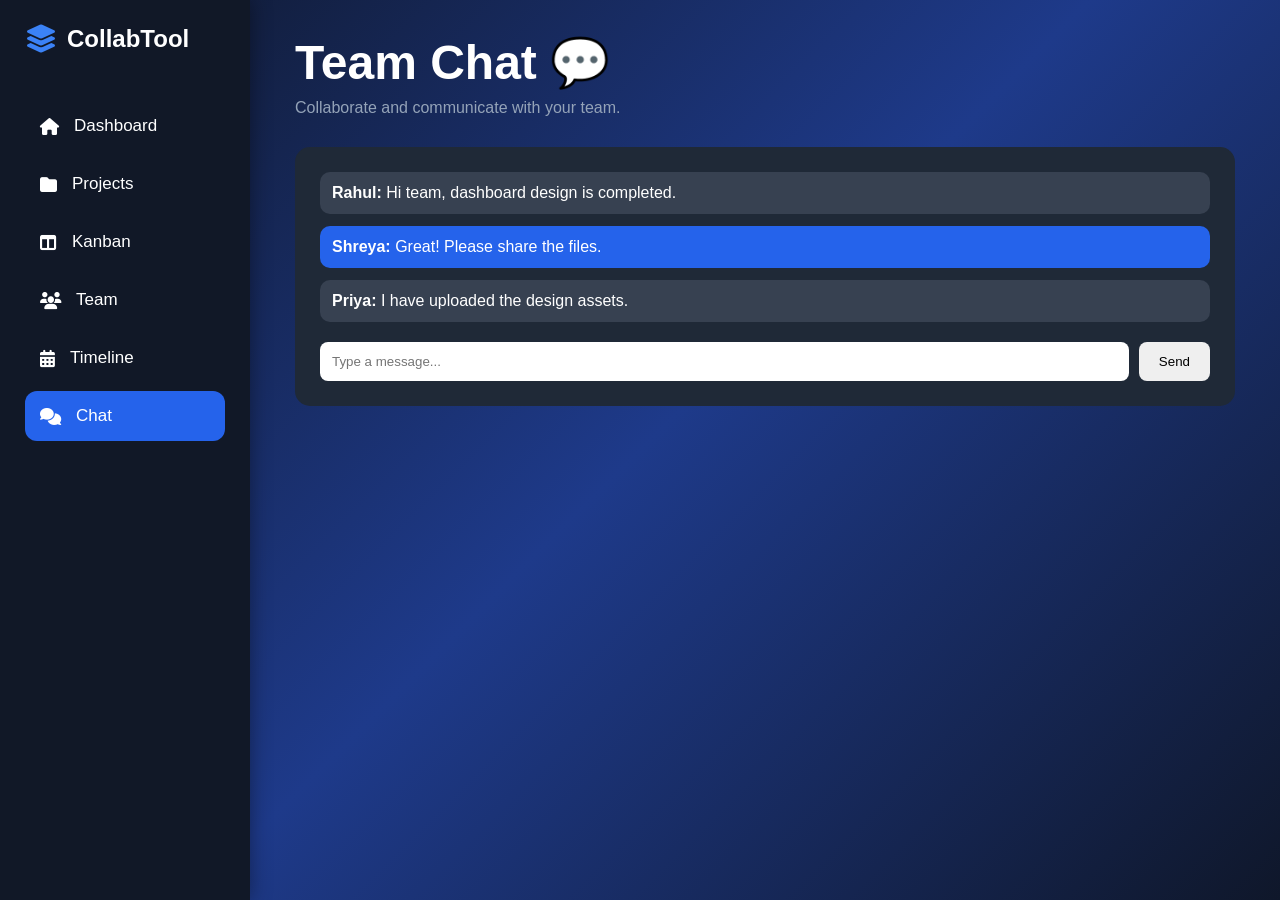
<file: chat.html>
<!DOCTYPE html>
<html lang="en">
<head>
    <meta charset="UTF-8">
    <meta name="viewport" content="width=device-width, initial-scale=1.0">
    <title>Chat</title>

    <link rel="stylesheet" href="style.css">

    <link rel="stylesheet"
    href="https://cdnjs.cloudflare.com/ajax/libs/font-awesome/6.5.2/css/all.min.css">
</head>

<body>

<div class="container">

    <!-- Sidebar -->
    <div class="sidebar">

        <div class="logo">
            <i class="fa-solid fa-layer-group"></i>
            <h2>CollabTool</h2>
        </div>

        <ul>

            <li>
                <a href="index.html">
                    <i class="fa-solid fa-house"></i>
                    Dashboard
                </a>
            </li>

            <li>
                <a href="projects.html">
                    <i class="fa-solid fa-folder"></i>
                    Projects
                </a>
            </li>

            <li>
                <a href="kanban.html">
                    <i class="fa-solid fa-table-columns"></i>
                    Kanban
                </a>
            </li>

            <li>
                <a href="team.html">
                    <i class="fa-solid fa-users"></i>
                    Team
                </a>
            </li>

            <li>
                <a href="timeline.html">
                    <i class="fa-solid fa-calendar-days"></i>
                    Timeline
                </a>
            </li>

            <li class="active">
                <a href="chat.html">
                    <i class="fa-solid fa-comments"></i>
                    Chat
                </a>
            </li>

        </ul>

    </div>

    <!-- Main -->
    <div class="main">

        <div class="welcome">
            <h1>Team Chat 💬</h1>
            <p>Collaborate and communicate with your team.</p>
        </div>

        <div class="chat-box">

            <div class="message received">
                <strong>Rahul:</strong>
                Hi team, dashboard design is completed.
            </div>

            <div class="message sent">
                <strong>Shreya:</strong>
                Great! Please share the files.
            </div>

            <div class="message received">
                <strong>Priya:</strong>
                I have uploaded the design assets.
            </div>

            <div class="chat-input">
                <input type="text" placeholder="Type a message...">
                <button>Send</button>
            </div>

        </div>

    </div>

</div>

</body>
</html>
</file>
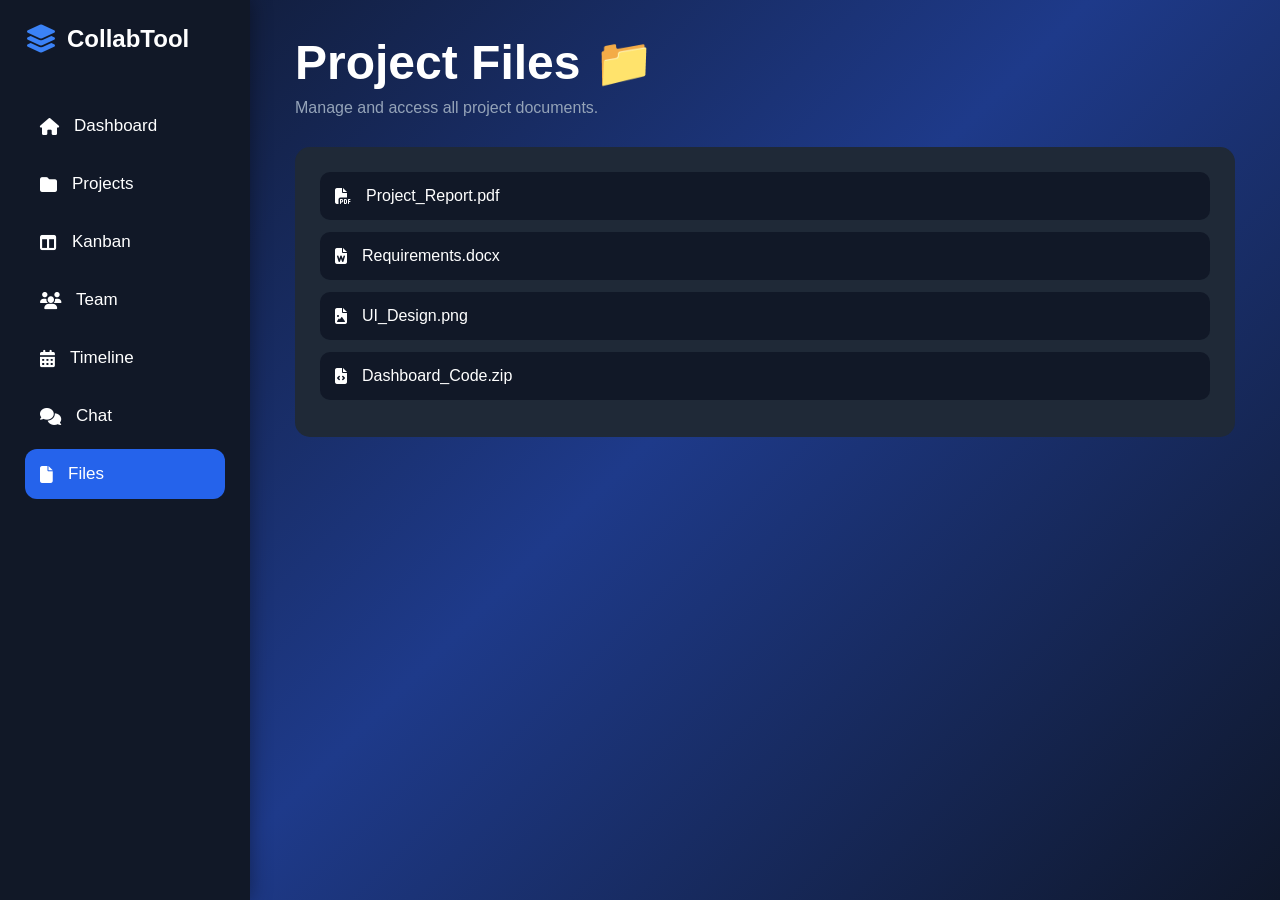
<file: files.html>
<!DOCTYPE html>
<html lang="en">
<head>
    <meta charset="UTF-8">
    <meta name="viewport" content="width=device-width, initial-scale=1.0">
    <title>Files</title>

    <link rel="stylesheet" href="style.css">

    <link rel="stylesheet"
    href="https://cdnjs.cloudflare.com/ajax/libs/font-awesome/6.5.2/css/all.min.css">
</head>

<body>

<div class="container">

    <div class="sidebar">

        <div class="logo">
            <i class="fa-solid fa-layer-group"></i>
            <h2>CollabTool</h2>
        </div>

        <ul>

            <li><a href="index.html"><i class="fa-solid fa-house"></i> Dashboard</a></li>

            <li><a href="projects.html"><i class="fa-solid fa-folder"></i> Projects</a></li>

            <li><a href="kanban.html"><i class="fa-solid fa-table-columns"></i> Kanban</a></li>

            <li><a href="team.html"><i class="fa-solid fa-users"></i> Team</a></li>

            <li><a href="timeline.html"><i class="fa-solid fa-calendar-days"></i> Timeline</a></li>

            <li><a href="chat.html"><i class="fa-solid fa-comments"></i> Chat</a></li>

            <li class="active">
                <a href="files.html">
                    <i class="fa-solid fa-file"></i>
                    Files
                </a>
            </li>

        </ul>

    </div>

    <div class="main">

        <div class="welcome">
            <h1>Project Files 📁</h1>
            <p>Manage and access all project documents.</p>
        </div>

        <div class="files-box">

            <div class="file-item">
                <i class="fa-solid fa-file-pdf"></i>
                Project_Report.pdf
            </div>

            <div class="file-item">
                <i class="fa-solid fa-file-word"></i>
                Requirements.docx
            </div>

            <div class="file-item">
                <i class="fa-solid fa-file-image"></i>
                UI_Design.png
            </div>

            <div class="file-item">
                <i class="fa-solid fa-file-code"></i>
                Dashboard_Code.zip
            </div>

        </div>

    </div>

</div>

</body>
</html>
</file>
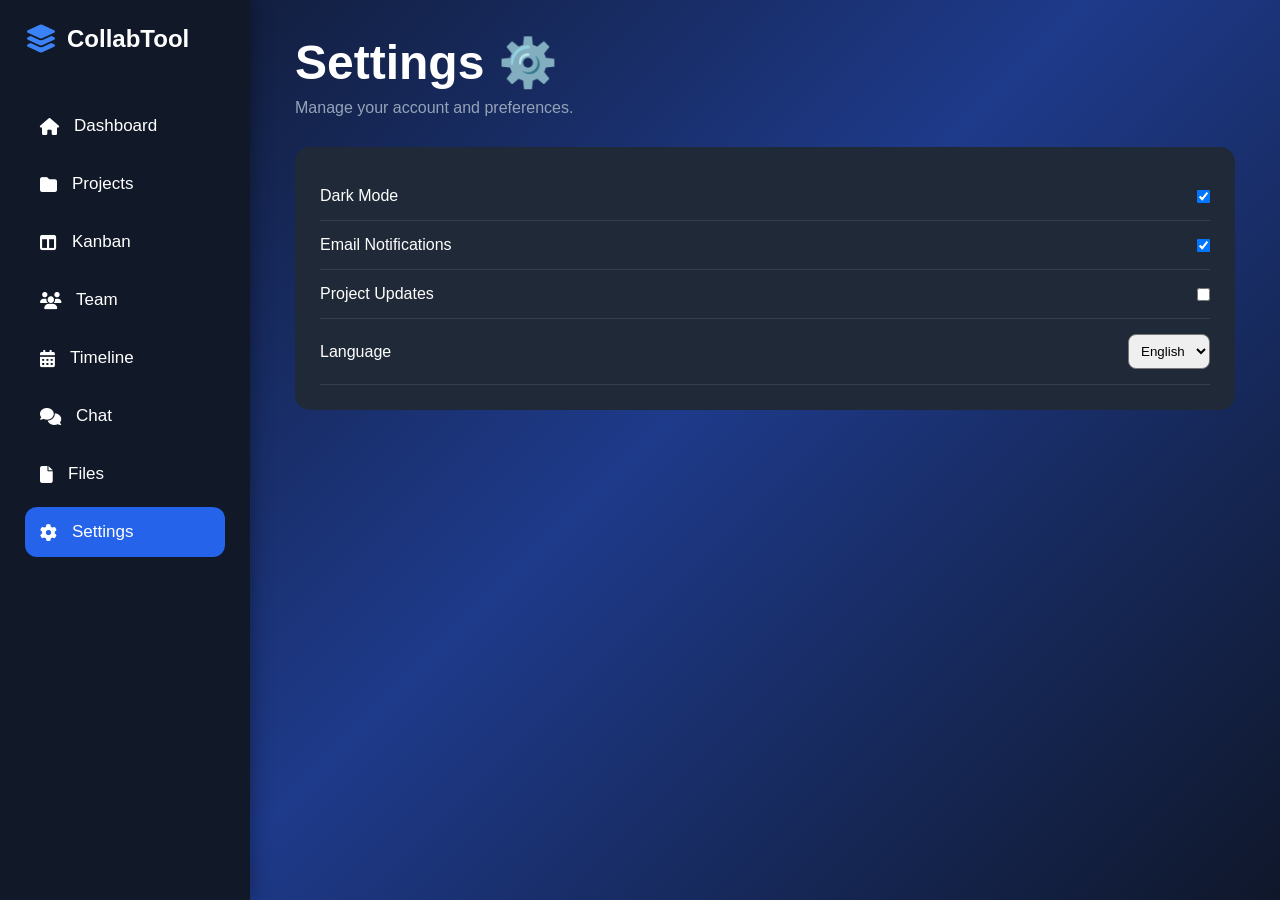
<file: settings.html>
<!DOCTYPE html>
<html lang="en">
<head>
    <meta charset="UTF-8">
    <meta name="viewport" content="width=device-width, initial-scale=1.0">
    <title>Settings</title>

    <link rel="stylesheet" href="style.css">

    <link rel="stylesheet"
    href="https://cdnjs.cloudflare.com/ajax/libs/font-awesome/6.5.2/css/all.min.css">
</head>

<body>

<div class="container">

    <div class="sidebar">

        <div class="logo">
            <i class="fa-solid fa-layer-group"></i>
            <h2>CollabTool</h2>
        </div>

        <ul>

            <li><a href="index.html"><i class="fa-solid fa-house"></i> Dashboard</a></li>

            <li><a href="projects.html"><i class="fa-solid fa-folder"></i> Projects</a></li>

            <li><a href="kanban.html"><i class="fa-solid fa-table-columns"></i> Kanban</a></li>

            <li><a href="team.html"><i class="fa-solid fa-users"></i> Team</a></li>

            <li><a href="timeline.html"><i class="fa-solid fa-calendar-days"></i> Timeline</a></li>

            <li><a href="chat.html"><i class="fa-solid fa-comments"></i> Chat</a></li>

            <li><a href="files.html"><i class="fa-solid fa-file"></i> Files</a></li>

            <li class="active">
                <a href="settings.html">
                    <i class="fa-solid fa-gear"></i>
                    Settings
                </a>
            </li>

        </ul>

    </div>

    <div class="main">

        <div class="welcome">
            <h1>Settings ⚙️</h1>
            <p>Manage your account and preferences.</p>
        </div>

        <div class="settings-box">

            <div class="setting-item">
                <label>Dark Mode</label>
                <input type="checkbox" checked>
            </div>

            <div class="setting-item">
                <label>Email Notifications</label>
                <input type="checkbox" checked>
            </div>

            <div class="setting-item">
                <label>Project Updates</label>
                <input type="checkbox">
            </div>

            <div class="setting-item">
                <label>Language</label>
                <select>
                    <option>English</option>
                    <option>Hindi</option>
                </select>
            </div>

        </div>

    </div>

</div>

</body>
</html>
</file>
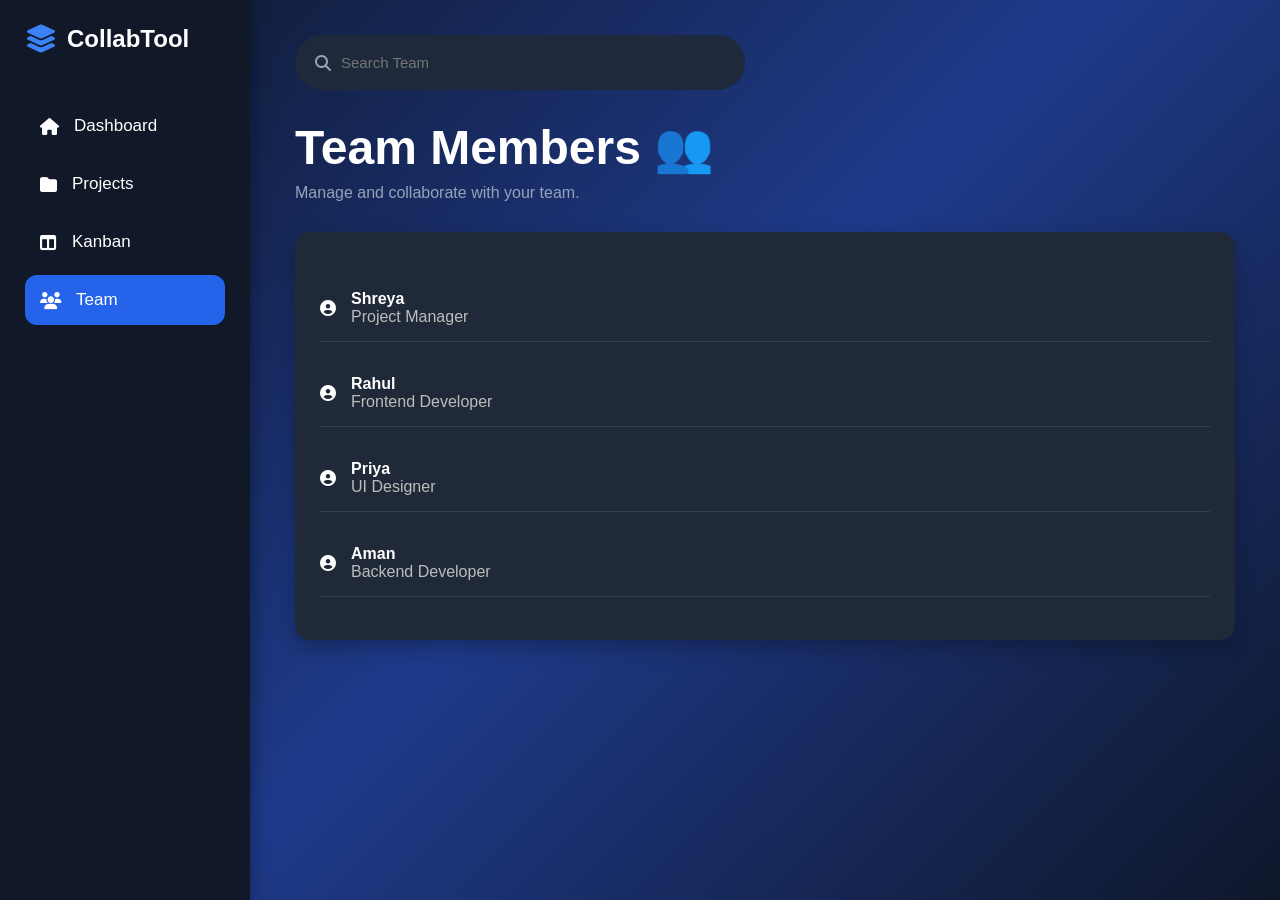
<file: team.html>
<!DOCTYPE html>
<html lang="en">
<head>
    <meta charset="UTF-8">
    <meta name="viewport" content="width=device-width, initial-scale=1.0">

    <title>Team Members</title>

    <link rel="stylesheet" href="style.css">

    <link rel="stylesheet"
    href="https://cdnjs.cloudflare.com/ajax/libs/font-awesome/6.5.2/css/all.min.css">
</head>

<body>

<div class="container">

    <!-- Sidebar -->

    <div class="sidebar">

        <div class="logo">
            <i class="fa-solid fa-layer-group"></i>
            <h2>CollabTool</h2>
        </div>

        <ul>

            <li>
                <a href="index.html">
                    <i class="fa-solid fa-house"></i>
                    Dashboard
                </a>
            </li>

            <li>
                <a href="projects.html">
                    <i class="fa-solid fa-folder"></i>
                    Projects
                </a>
            </li>

            <li>
                <a href="kanban.html">
                    <i class="fa-solid fa-table-columns"></i>
                    Kanban
                </a>
            </li>

            <li class="active">
                <a href="team.html">
                    <i class="fa-solid fa-users"></i>
                    Team
                </a>
            </li>

        </ul>

    </div>

    <!-- Main -->

    <div class="main">

        <nav>

            <div class="search">
                <i class="fa-solid fa-magnifying-glass"></i>
                <input type="text" placeholder="Search Team">
            </div>

        </nav>

        <div class="welcome">
            <h1>Team Members 👥</h1>
            <p>Manage and collaborate with your team.</p>
        </div>

        <div class="team-box">

            <div class="member">
                <i class="fa-solid fa-user-circle team-icon"></i>
                <div>
                    <h4>Shreya</h4>
                    <span>Project Manager</span>
                </div>
            </div>

            <div class="member">
                <i class="fa-solid fa-user-circle team-icon"></i>
                <div>
                    <h4>Rahul</h4>
                    <span>Frontend Developer</span>
                </div>
            </div>

            <div class="member">
                <i class="fa-solid fa-user-circle team-icon"></i>
                <div>
                    <h4>Priya</h4>
                    <span>UI Designer</span>
                </div>
            </div>

            <div class="member">
                <i class="fa-solid fa-user-circle team-icon"></i>
                <div>
                    <h4>Aman</h4>
                    <span>Backend Developer</span>
                </div>
            </div>

        </div>

    </div>

</div>

</body>
</html>
</file>
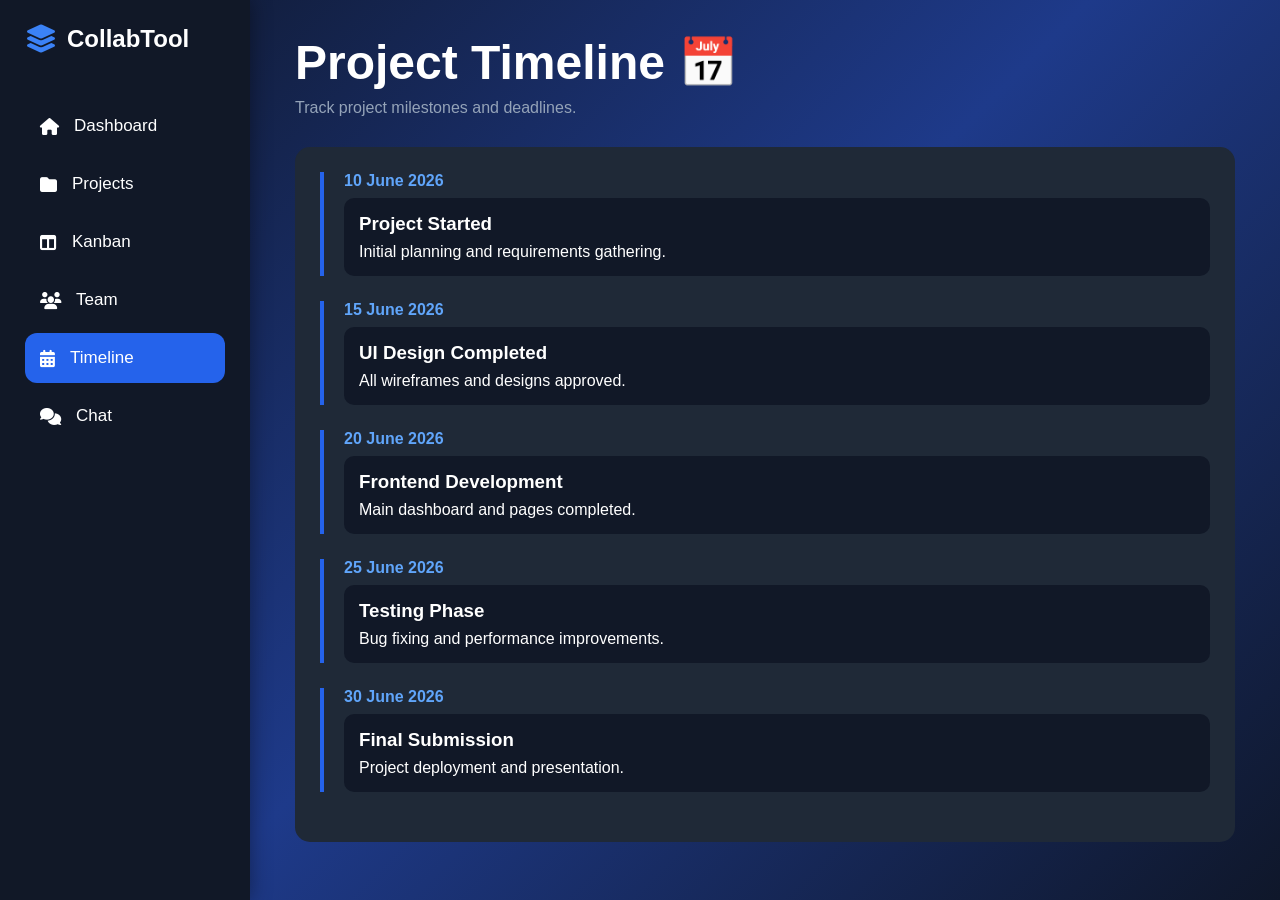
<file: timeline.html>
<!DOCTYPE html>
<html lang="en">
<head>
    <meta charset="UTF-8">
    <meta name="viewport" content="width=device-width, initial-scale=1.0">
    <title>Timeline</title>

    <link rel="stylesheet" href="style.css">

    <link rel="stylesheet"
    href="https://cdnjs.cloudflare.com/ajax/libs/font-awesome/6.5.2/css/all.min.css">
</head>

<body>

<div class="container">

    <!-- Sidebar -->
    <div class="sidebar">

        <div class="logo">
            <i class="fa-solid fa-layer-group"></i>
            <h2>CollabTool</h2>
        </div>

        <ul>

            <li>
                <a href="index.html">
                    <i class="fa-solid fa-house"></i>
                    Dashboard
                </a>
            </li>

            <li>
                <a href="projects.html">
                    <i class="fa-solid fa-folder"></i>
                    Projects
                </a>
            </li>

            <li>
                <a href="kanban.html">
                    <i class="fa-solid fa-table-columns"></i>
                    Kanban
                </a>
            </li>

            <li>
                <a href="team.html">
                    <i class="fa-solid fa-users"></i>
                    Team
                </a>
            </li>

            <li class="active">
                <a href="timeline.html">
                    <i class="fa-solid fa-calendar-days"></i>
                    Timeline
                </a>
            </li>

            <li>
                <a href="chat.html">
                    <i class="fa-solid fa-comments"></i>
                    Chat
                </a>
            </li>

        </ul>

    </div>

    <!-- Main Content -->
    <div class="main">

        <div class="welcome">
            <h1>Project Timeline 📅</h1>
            <p>Track project milestones and deadlines.</p>
        </div>

        <div class="timeline-box">

            <div class="timeline-item">
                <div class="date">10 June 2026</div>
                <div class="content">
                    <h3>Project Started</h3>
                    <p>Initial planning and requirements gathering.</p>
                </div>
            </div>

            <div class="timeline-item">
                <div class="date">15 June 2026</div>
                <div class="content">
                    <h3>UI Design Completed</h3>
                    <p>All wireframes and designs approved.</p>
                </div>
            </div>

            <div class="timeline-item">
                <div class="date">20 June 2026</div>
                <div class="content">
                    <h3>Frontend Development</h3>
                    <p>Main dashboard and pages completed.</p>
                </div>
            </div>

            <div class="timeline-item">
                <div class="date">25 June 2026</div>
                <div class="content">
                    <h3>Testing Phase</h3>
                    <p>Bug fixing and performance improvements.</p>
                </div>
            </div>

            <div class="timeline-item">
                <div class="date">30 June 2026</div>
                <div class="content">
                    <h3>Final Submission</h3>
                    <p>Project deployment and presentation.</p>
                </div>
            </div>

        </div>

    </div>

</div>

</body>
</html>
</file>
<file: style.css>
*{
    margin:0;
    padding:0;
    box-sizing:border-box;
    font-family:'Poppins',sans-serif;
}

body{
    background:linear-gradient(135deg,#0F172A,#1E3A8A,#0F172A);
    color:white;
}

.container{
    display:flex;
    width:100%;
    min-height:100vh;
}

.sidebar{
    width:250px;
    background:#111827;
    padding:25px;
    display:flex;
    flex-direction:column;
    box-shadow:0 0 20px rgba(0,0,0,.4);
}

.logo{
    display:flex;
    align-items:center;
    gap:10px;
    margin-bottom:40px;
}

.logo i{
    color:#3B82F6;
    font-size:28px;
}

.logo h2{
    font-size:24px;
}

.sidebar ul{
    list-style:none;
}

.sidebar ul li{
    padding:15px;
    margin:8px 0;
    border-radius:12px;
    cursor:pointer;
    transition:.3s;
    display:flex;
    align-items:center;
    gap:15px;
    font-size:17px;
}

.sidebar ul li :hover{
    background:#2563EB;
    transform:translateX(8px);
}

.active{
    background:#2563EB;
}
.sidebar ul li a {
    color: inherit;
    text-decoration: none;
    display: flex;
    align-items: center;
    gap: 15px;
    width: 100%;
}

.main{
    flex:1;
    padding:35px 45px;
}

nav{
    display:flex;
    justify-content:space-between;
    align-items:center;
    margin-bottom:30px;
}

.search{
    background:#1E293B;
    width:450px;
    height: 55px;
    border-radius:50px;
    padding:12px 20px;
    display:flex;
    align-items:center;
}

.search i{
    color:#94A3B8;
}

.search input{
    border:none;
    background:none;
    outline:none;
    color:white;
    margin-left:10px;
    width:100%;
    font-size:15px;
}

.profile{
    display:flex;
    align-items:center;
    gap:20px;
}


.profile i.fa-user-circle,
.profile i.fa-user{
    font-size: 35px;
    cursor: pointer;
}

.profile img{
    width:45px;
    height:45px;
    border-radius:50%;
    border:2px solid #3B82F6;
}

.welcome h1{
    font-size:48px;
    font-weight: 700;
}

.welcome p{
    color:#94A3B8;
    margin-top:8px;
    margin-bottom:30px;
}

.cards{
    display:grid;
    grid-template-columns:repeat(4,1fr);
    gap:20px;
}

.card{
    background:#1E293B;
    padding:25px;
    border-radius:18px;
    transition:.3s;
    box-shadow:0 8px 20px rgba(0,0,0,.3);
    min-height: 170px;
}

.card:hover{
    transform:translateY(-10px)
    scale(1 .03);
    transition: 0.4s;
    box-shadow:0 15px 35px
     rgba(37,99,235,.35);
}

.card h3{
    color:#CBD5E1;
    font-size:18px;
}

.card h1{
    font-size:42px;
    margin:15px 0;
}

.card span{
    color:#22C55E;
}

.dashboard-content{
    display:grid;
    grid-template-columns:2fr 1fr;
    gap:25px;
    margin-top:35px;
}

.progress-box,
.activity-box,
.team-box,
.deadline-box{

    background:#1E293B;
    padding:25px;
    border-radius:18px;
    margin-bottom:25px;
    box-shadow:0 8px 20px rgba(0,0,0,.25);

}

.progress-circle{

    display:flex;
    justify-content:center;
    margin-top:25px;

}

.circle{

    width:220px;
    height:220px;
    border-radius:50%;
    background:conic-gradient(#2563EB 78%,#334155 0%);
    display:flex;
    justify-content:center;
    align-items:center;

}

.circle span{

    width:130px;
    height:130px;
    background:#1E293B;
    border-radius:50%;
    display:flex;
    justify-content:center;
    align-items:center;
    font-size:30px;
    font-weight:bold;

}

.activity-box ul{

    list-style:none;
    margin-top:20px;

}

.activity-box li{

    margin:18px 0;
    font-size:16px;

}

.member{

    display:flex;
    align-items:center;
    margin:18px 0;

}

.member img{

    width:60px;
    height:60px;
    border-radius:50%;
    margin-right:15px;

}

.member span{

    color:#94A3B8;

}

.deadline{

    background:#0F172A;
    padding:15px;
    border-radius:12px;
    margin-top:15px;
    transition:.3s;

}

.deadline:hover{

    transform:translateY(-4px);

}

.deadline p{

    color:#22C55E;

}

/* Analytics Section */

.analytics-section{
    display:grid;
    grid-template-columns:2fr 1fr;
    gap:25px;
    margin-top:30px;
}

.chart-card,
.calendar-card{
    background:#1E293B;
    padding:25px;
    border-radius:18px;
    box-shadow:0 8px 20px rgba(0,0,0,.3);
}

.chart-card h2,
.calendar-card h2{
    margin-bottom:20px;
}

.calendar{
    text-align:center;
}

.calendar h3{
    margin-bottom:15px;
}

.calendar table{
    width:100%;
    border-collapse:collapse;
}

.calendar th,
.calendar td{
    padding:12px;
    text-align:center;
}

.calendar th{
    color:#94A3B8;
}

.calendar td{
    cursor:pointer;
    transition:.3s;
    border-radius:50%;
}

.calendar td:hover{
    background:#2563EB;
}

.today{
    background:#2563EB;
    color:white;
}

.kanban-section{
    margin-top: 50px;
}

.kanban-section h2{
    margin-bottom: 20px;
}

.kanban-board{
    display: grid;
    grid-template-columns: repeat(3,1fr);
    gap: 20px;
}

.column{
    background:#1E293B;
    padding:15px;
    border-radius:15px;
    min-height:300px;
}

.column h3{
    margin-bottom:15px;
    color:#CBD5E1;
}

.task{
    background:#0F172A;
    padding:12px;
    margin:10px 0;
    border-radius:10px;
    cursor:grab;
}
.team-box{
    background:#1f2937;
    padding:25px;
    border-radius:15px;
    margin-top:20px;
}

.member{
    display:flex;
    align-items:center;
    gap:15px;
    padding:15px 0;
    border-bottom:1px solid rgba(255,255,255,0.1);
}

.member img{
    width:50px;
    height:50px;
    border-radius:50%;
}

.member h4{
    margin:0;
}

.member span{
    color:#bdbdbd;
}

.timeline-box{
    margin-top:20px;
    background:#1f2937;
    padding:25px;
    border-radius:15px;
}

.timeline-item{
    border-left:4px solid #2563eb;
    padding-left:20px;
    margin-bottom:25px;
}

.timeline-item .date{
    color:#60a5fa;
    font-weight:bold;
    margin-bottom:8px;
}

.timeline-item .content{
    background:#111827;
    padding:15px;
    border-radius:10px;
}

.timeline-item h3{
    margin-bottom:8px;
}

.chat-box{
    background:#1f2937;
    padding:25px;
    border-radius:15px;
    margin-top:20px;
}

.message{
    padding:12px;
    margin-bottom:12px;
    border-radius:10px;
}

.received{
    background:#374151;
}

.sent{
    background:#2563eb;
}

.chat-input{
    display:flex;
    gap:10px;
    margin-top:20px;
}

.chat-input input{
    flex:1;
    padding:12px;
    border:none;
    border-radius:8px;
}

.chat-input button{
    padding:12px 20px;
    border:none;
    border-radius:8px;
    cursor:pointer;
}

.files-box{
    background:#1f2937;
    padding:25px;
    border-radius:15px;
    margin-top:20px;
}

.file-item{
    padding:15px;
    margin-bottom:12px;
    background:#111827;
    border-radius:10px;
    display:flex;
    align-items:center;
    gap:15px;
    cursor:pointer;
}

.file-item:hover{
    transform:translateY(-2px);
    transition:0.3s;
}

.settings-box{
    background:#1f2937;
    padding:25px;
    border-radius:15px;
    margin-top:20px;
}

.setting-item{
    display:flex;
    justify-content:space-between;
    align-items:center;
    padding:15px 0;
    border-bottom:1px solid rgba(255,255,255,0.1);
}

.setting-item select{
    padding:8px;
    border-radius:8px;
}
</file>
